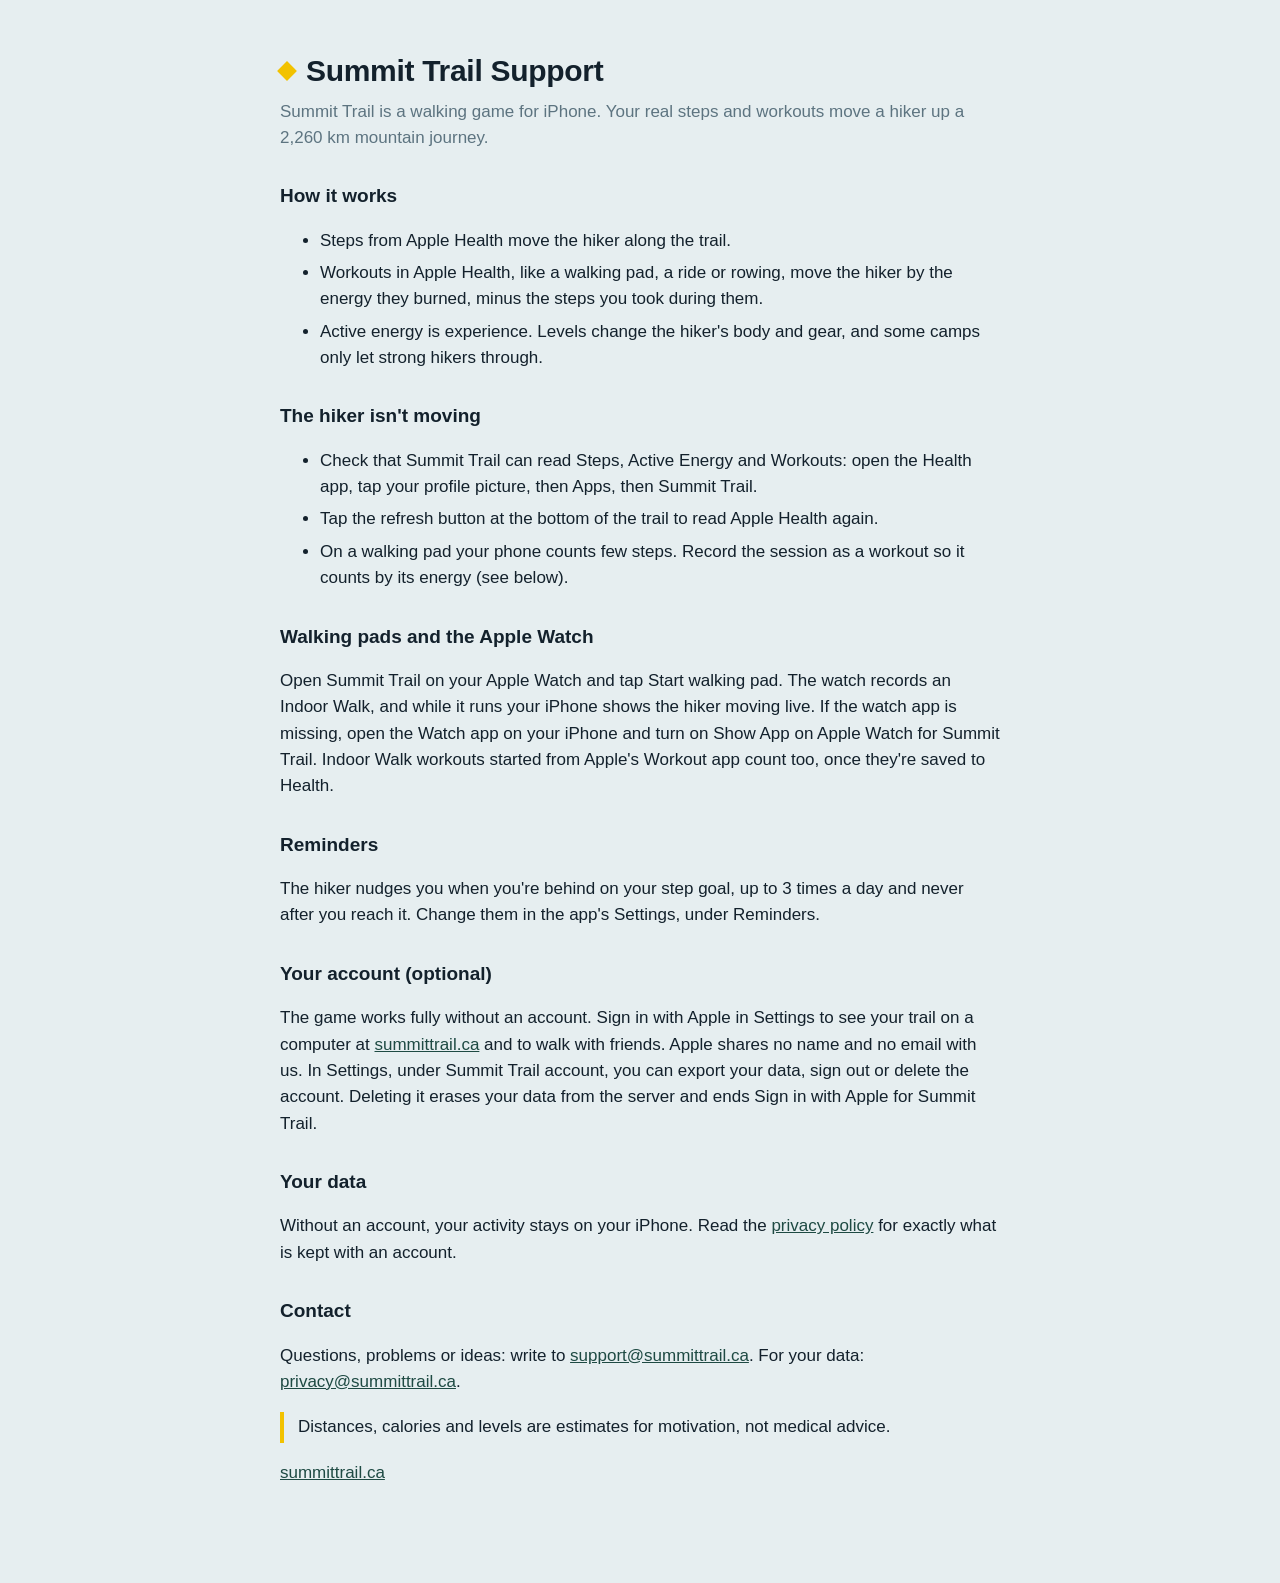
<file: index.html>
<!DOCTYPE html>
<html lang="en">
<head>
<meta charset="utf-8">
<meta name="viewport" content="width=device-width, initial-scale=1">
<title>Summit Trail Support</title>
<meta name="description" content="Help for Summit Trail: the hiker not moving, walking pads, the Apple Watch app, your account and how to reach us.">
<link rel="stylesheet" href="style.css">
</head>
<body>
<main>
  <h1><span class="tag"></span>Summit Trail Support</h1>
  <p class="lede">Summit Trail is a walking game for iPhone. Your real steps and workouts move a hiker up a 2,260 km mountain journey.</p>

  <h2>How it works</h2>
  <ul>
    <li>Steps from Apple Health move the hiker along the trail.</li>
    <li>Workouts in Apple Health, like a walking pad, a ride or rowing, move the hiker by the energy they burned, minus the steps you took during them.</li>
    <li>Active energy is experience. Levels change the hiker's body and gear, and some camps only let strong hikers through.</li>
  </ul>

  <h2>The hiker isn't moving</h2>
  <ul>
    <li>Check that Summit Trail can read Steps, Active Energy and Workouts: open the Health app, tap your profile picture, then Apps, then Summit Trail.</li>
    <li>Tap the refresh button at the bottom of the trail to read Apple Health again.</li>
    <li>On a walking pad your phone counts few steps. Record the session as a workout so it counts by its energy (see below).</li>
  </ul>

  <h2>Walking pads and the Apple Watch</h2>
  <p>Open Summit Trail on your Apple Watch and tap Start walking pad. The watch records an Indoor Walk, and while it runs your iPhone shows the hiker moving live. If the watch app is missing, open the Watch app on your iPhone and turn on Show App on Apple Watch for Summit Trail. Indoor Walk workouts started from Apple's Workout app count too, once they're saved to Health.</p>

  <h2>Reminders</h2>
  <p>The hiker nudges you when you're behind on your step goal, up to 3 times a day and never after you reach it. Change them in the app's Settings, under Reminders.</p>

  <h2>Your account (optional)</h2>
  <p>The game works fully without an account. Sign in with Apple in Settings to see your trail on a computer at <a href="https://summittrail.ca">summittrail.ca</a> and to walk with friends. Apple shares no name and no email with us. In Settings, under Summit Trail account, you can export your data, sign out or delete the account. Deleting it erases your data from the server and ends Sign in with Apple for Summit Trail.</p>

  <h2>Your data</h2>
  <p>Without an account, your activity stays on your iPhone. Read the <a href="privacy.html">privacy policy</a> for exactly what is kept with an account.</p>

  <h2>Contact</h2>
  <p>Questions, problems or ideas: write to <a href="mailto:support@summittrail.ca">support@summittrail.ca</a>. For your data: <a href="mailto:privacy@summittrail.ca">privacy@summittrail.ca</a>.</p>

  <p class="note">Distances, calories and levels are estimates for motivation, not medical advice.</p>
  <p><a href="https://summittrail.ca">summittrail.ca</a></p>
</main>
</body>
</html>
</file>
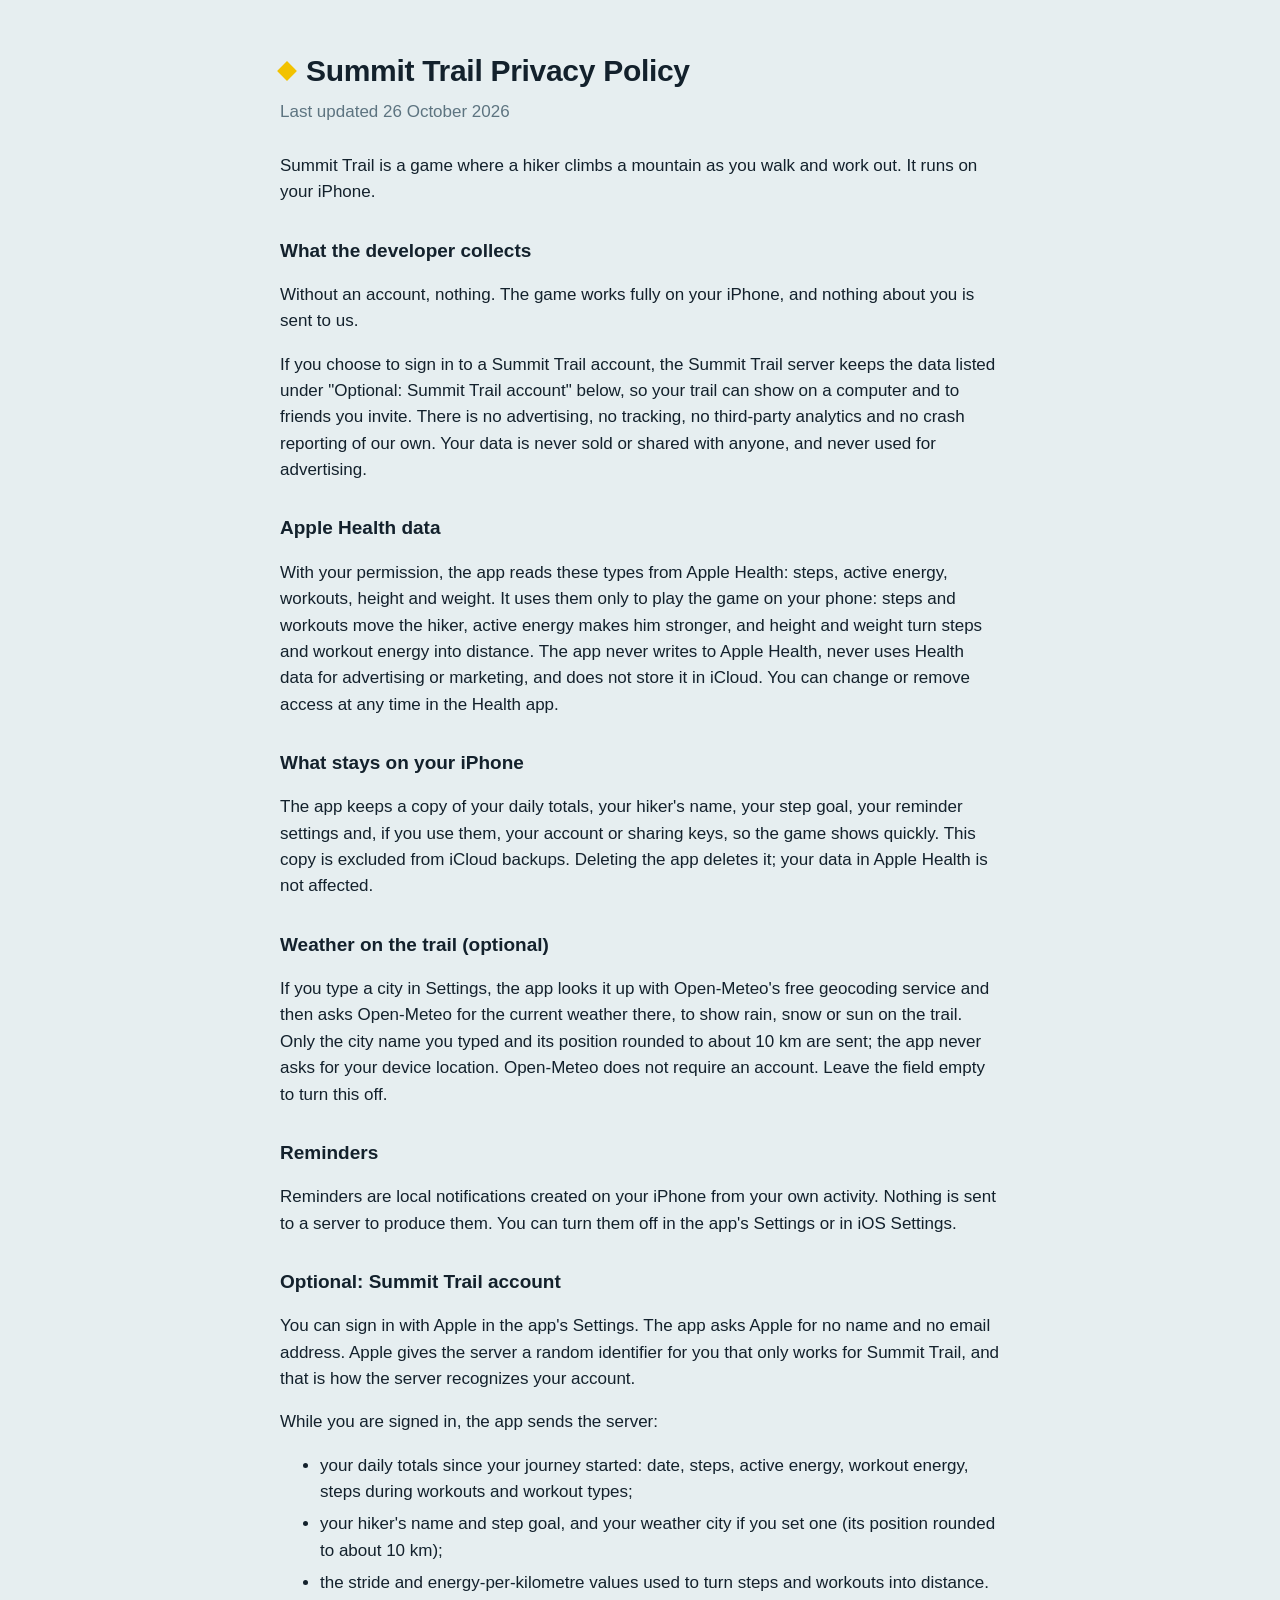
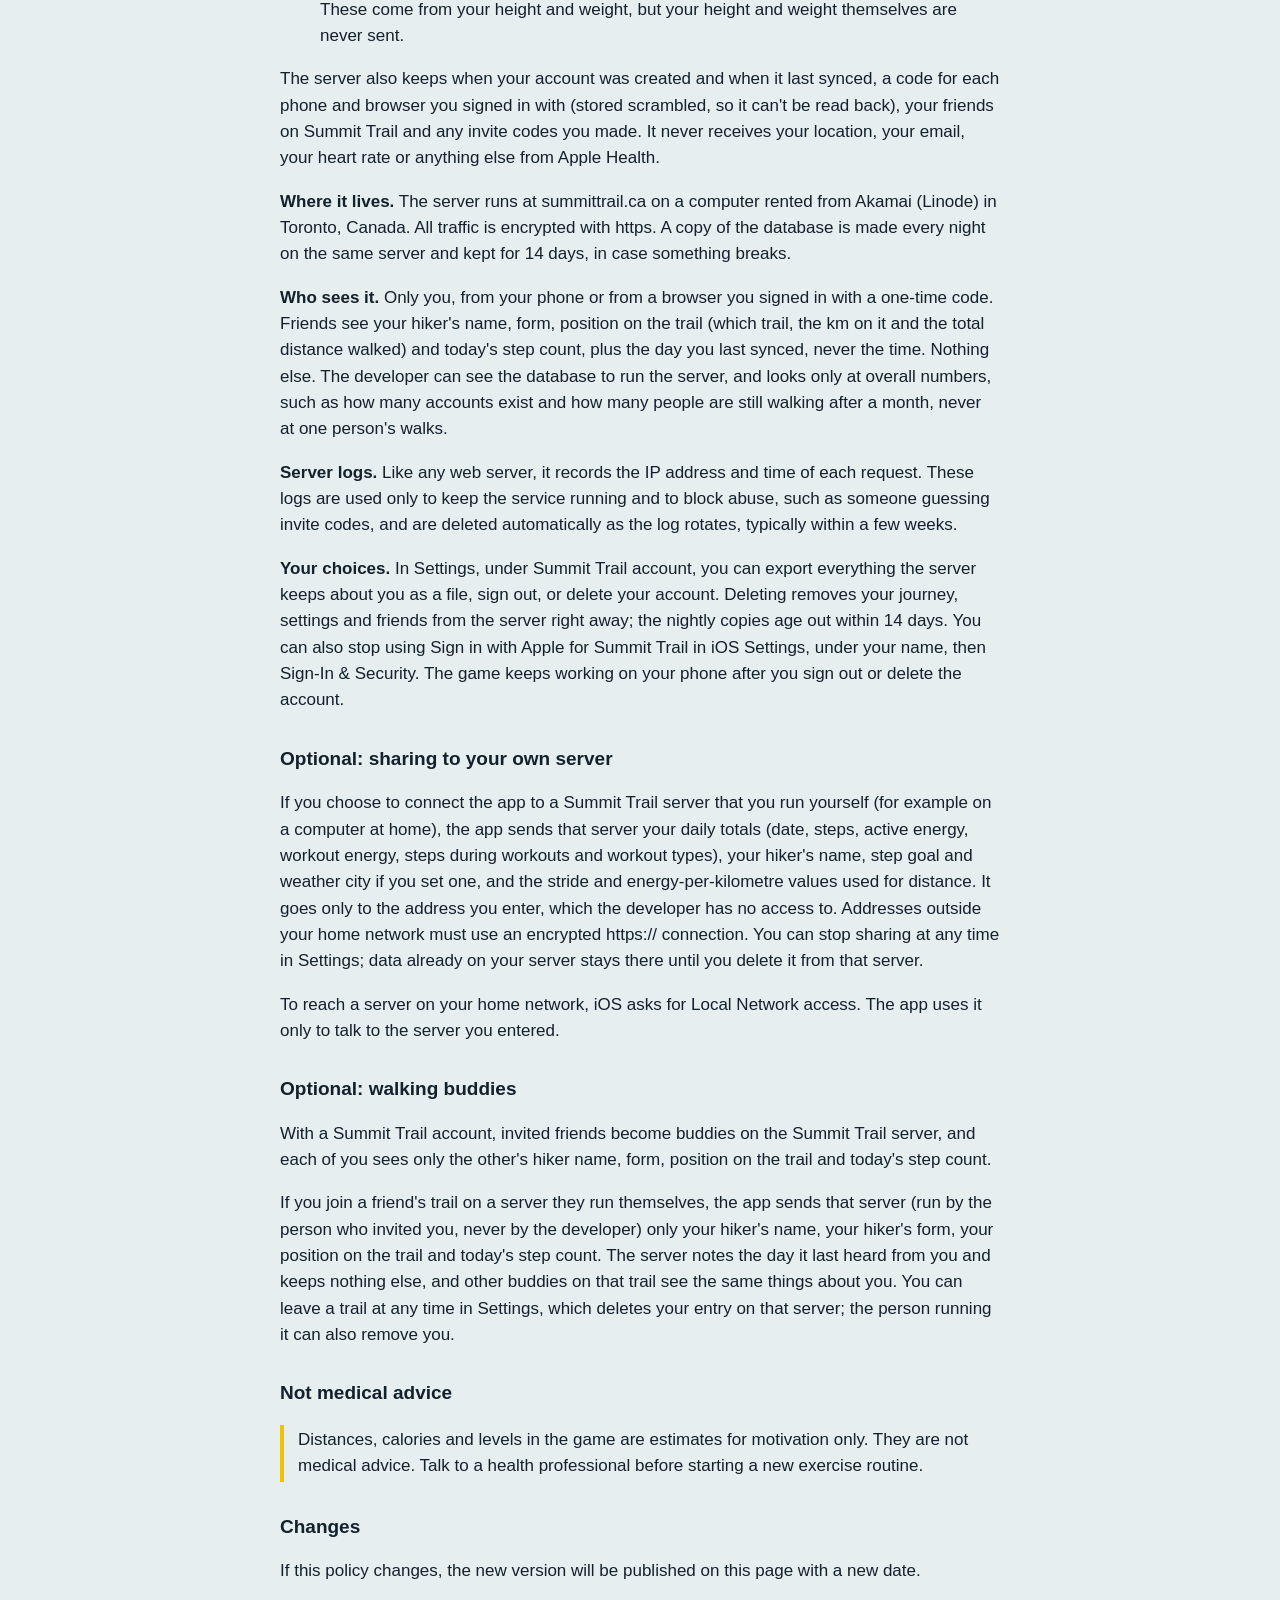
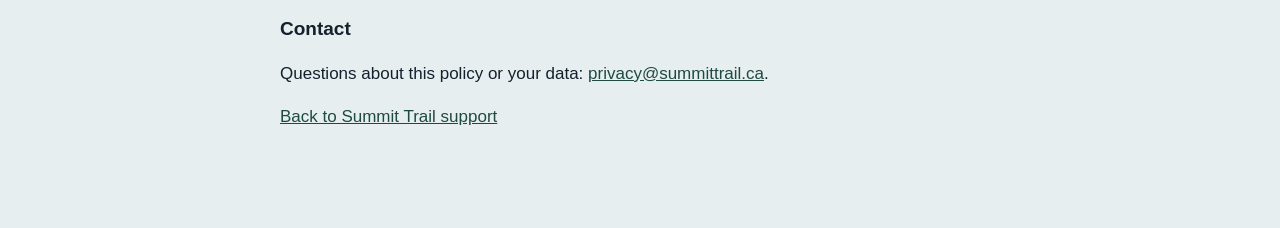
<file: privacy.html>
<!DOCTYPE html>
<html lang="en">
<head>
<meta charset="utf-8">
<meta name="viewport" content="width=device-width, initial-scale=1">
<title>Summit Trail Privacy Policy</title>
<link rel="stylesheet" href="style.css">
</head>
<body>
<main>
  <h1><span class="tag"></span>Summit Trail Privacy Policy</h1>
  <p class="date">Last updated 26 October 2026</p>
  <p>Summit Trail is a game where a hiker climbs a mountain as you walk and work out. It runs on your iPhone.</p>

  <h2>What the developer collects</h2>
  <p>Without an account, nothing. The game works fully on your iPhone, and nothing about you is sent to us.</p>
  <p>If you choose to sign in to a Summit Trail account, the Summit Trail server keeps the data listed under "Optional: Summit Trail account" below, so your trail can show on a computer and to friends you invite. There is no advertising, no tracking, no third-party analytics and no crash reporting of our own. Your data is never sold or shared with anyone, and never used for advertising.</p>

  <h2>Apple Health data</h2>
  <p>With your permission, the app reads these types from Apple Health: steps, active energy, workouts, height and weight. It uses them only to play the game on your phone: steps and workouts move the hiker, active energy makes him stronger, and height and weight turn steps and workout energy into distance. The app never writes to Apple Health, never uses Health data for advertising or marketing, and does not store it in iCloud. You can change or remove access at any time in the Health app.</p>

  <h2>What stays on your iPhone</h2>
  <p>The app keeps a copy of your daily totals, your hiker's name, your step goal, your reminder settings and, if you use them, your account or sharing keys, so the game shows quickly. This copy is excluded from iCloud backups. Deleting the app deletes it; your data in Apple Health is not affected.</p>

  <h2>Weather on the trail (optional)</h2>
  <p>If you type a city in Settings, the app looks it up with Open-Meteo's free geocoding service and then asks Open-Meteo for the current weather there, to show rain, snow or sun on the trail. Only the city name you typed and its position rounded to about 10 km are sent; the app never asks for your device location. Open-Meteo does not require an account. Leave the field empty to turn this off.</p>

  <h2>Reminders</h2>
  <p>Reminders are local notifications created on your iPhone from your own activity. Nothing is sent to a server to produce them. You can turn them off in the app's Settings or in iOS Settings.</p>

  <h2>Optional: Summit Trail account</h2>
  <p>You can sign in with Apple in the app's Settings. The app asks Apple for no name and no email address. Apple gives the server a random identifier for you that only works for Summit Trail, and that is how the server recognizes your account.</p>
  <p>While you are signed in, the app sends the server:</p>
  <ul>
    <li>your daily totals since your journey started: date, steps, active energy, workout energy, steps during workouts and workout types;</li>
    <li>your hiker's name and step goal, and your weather city if you set one (its position rounded to about 10 km);</li>
    <li>the stride and energy-per-kilometre values used to turn steps and workouts into distance. These come from your height and weight, but your height and weight themselves are never sent.</li>
  </ul>
  <p>The server also keeps when your account was created and when it last synced, a code for each phone and browser you signed in with (stored scrambled, so it can't be read back), your friends on Summit Trail and any invite codes you made. It never receives your location, your email, your heart rate or anything else from Apple Health.</p>
  <p><strong>Where it lives.</strong> The server runs at summittrail.ca on a computer rented from Akamai (Linode) in Toronto, Canada. All traffic is encrypted with https. A copy of the database is made every night on the same server and kept for 14 days, in case something breaks.</p>
  <p><strong>Who sees it.</strong> Only you, from your phone or from a browser you signed in with a one-time code. Friends see your hiker's name, form, position on the trail (which trail, the km on it and the total distance walked) and today's step count, plus the day you last synced, never the time. Nothing else. The developer can see the database to run the server, and looks only at overall numbers, such as how many accounts exist and how many people are still walking after a month, never at one person's walks.</p>
  <p><strong>Server logs.</strong> Like any web server, it records the IP address and time of each request. These logs are used only to keep the service running and to block abuse, such as someone guessing invite codes, and are deleted automatically as the log rotates, typically within a few weeks.</p>
  <p><strong>Your choices.</strong> In Settings, under Summit Trail account, you can export everything the server keeps about you as a file, sign out, or delete your account. Deleting removes your journey, settings and friends from the server right away; the nightly copies age out within 14 days. You can also stop using Sign in with Apple for Summit Trail in iOS Settings, under your name, then Sign-In &amp; Security. The game keeps working on your phone after you sign out or delete the account.</p>

  <h2>Optional: sharing to your own server</h2>
  <p>If you choose to connect the app to a Summit Trail server that you run yourself (for example on a computer at home), the app sends that server your daily totals (date, steps, active energy, workout energy, steps during workouts and workout types), your hiker's name, step goal and weather city if you set one, and the stride and energy-per-kilometre values used for distance. It goes only to the address you enter, which the developer has no access to. Addresses outside your home network must use an encrypted https:// connection. You can stop sharing at any time in Settings; data already on your server stays there until you delete it from that server.</p>
  <p>To reach a server on your home network, iOS asks for Local Network access. The app uses it only to talk to the server you entered.</p>

  <h2>Optional: walking buddies</h2>
  <p>With a Summit Trail account, invited friends become buddies on the Summit Trail server, and each of you sees only the other's hiker name, form, position on the trail and today's step count.</p>
  <p>If you join a friend's trail on a server they run themselves, the app sends that server (run by the person who invited you, never by the developer) only your hiker's name, your hiker's form, your position on the trail and today's step count. The server notes the day it last heard from you and keeps nothing else, and other buddies on that trail see the same things about you. You can leave a trail at any time in Settings, which deletes your entry on that server; the person running it can also remove you.</p>

  <h2>Not medical advice</h2>
  <p class="note">Distances, calories and levels in the game are estimates for motivation only. They are not medical advice. Talk to a health professional before starting a new exercise routine.</p>

  <h2>Changes</h2>
  <p>If this policy changes, the new version will be published on this page with a new date.</p>

  <h2>Contact</h2>
  <p>Questions about this policy or your data: <a href="mailto:privacy@summittrail.ca">privacy@summittrail.ca</a>.</p>
  <p><a href="index.html">Back to Summit Trail support</a></p>
</main>
</body>
</html>
</file>
<file: style.css>
:root { color-scheme: light dark; --bg: #e6eef0; --fg: #13212c; --muted: #5d7480; --accent: #1e4a43; --mark: #f2c200; }
@media (prefers-color-scheme: dark) { :root { --bg: #0e1820; --fg: #e4ecef; --muted: #93a8b2; --accent: #7cc7b8; } }
body { margin: 0; background: var(--bg); color: var(--fg); font: 17px/1.55 -apple-system, BlinkMacSystemFont, "SF Pro Text", Helvetica, Arial, sans-serif; }
main { max-width: 720px; margin: 0 auto; padding: 48px 20px 80px; }
h1 { font-size: 30px; margin: 0 0 4px; letter-spacing: -0.01em; }
h1 .tag { display: inline-block; width: 14px; height: 14px; background: var(--mark); transform: rotate(45deg); margin-right: 12px; vertical-align: 3px; }
.date, .lede { color: var(--muted); margin: 0 0 28px; }
h2 { font-size: 19px; margin: 30px 0 8px; }
a { color: var(--accent); }
li { margin: 6px 0; }
.note { border-left: 4px solid var(--mark); padding: 2px 0 2px 14px; }
</file>
